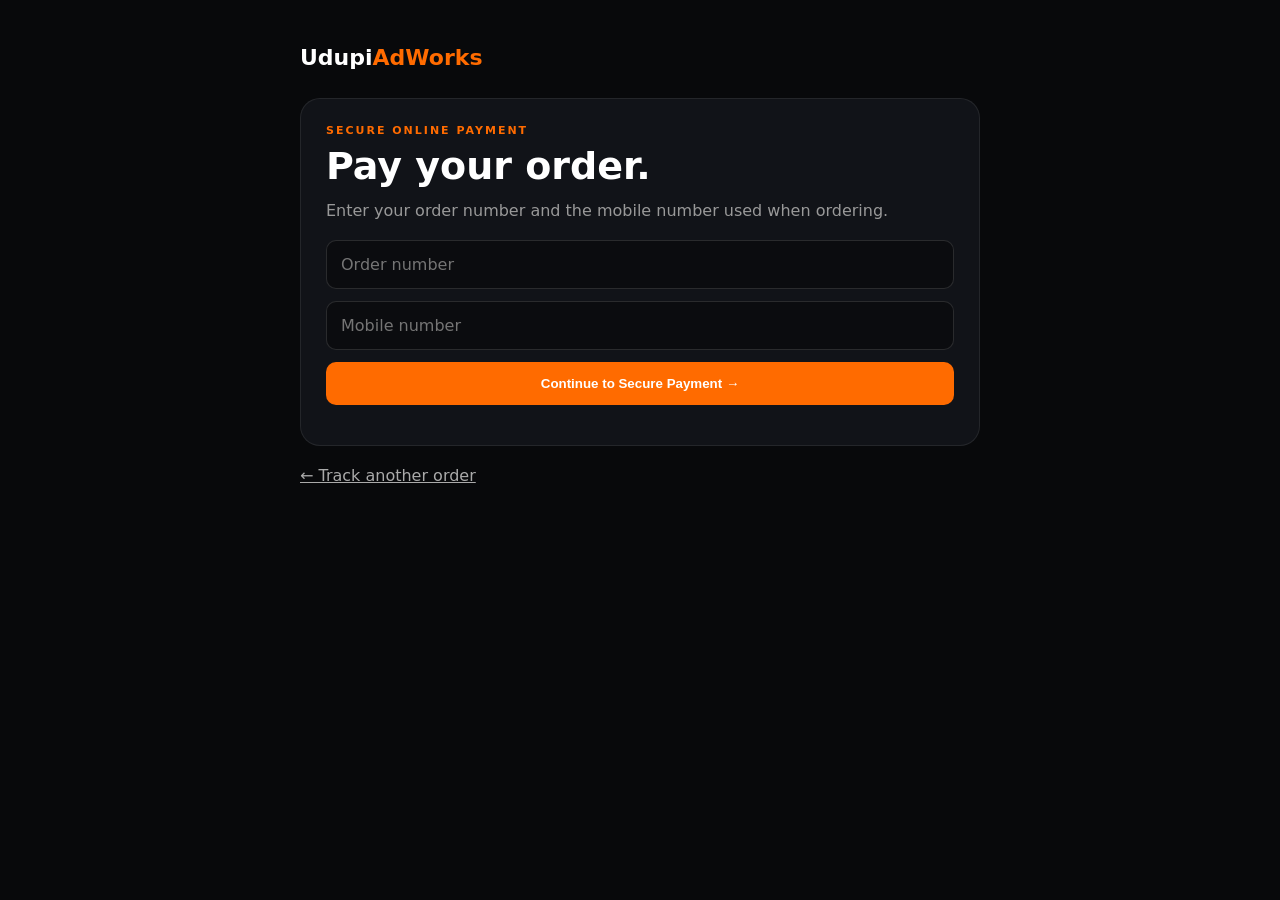
<file: payment.html>
<!doctype html><html lang="en"><head><meta charset="utf-8"><meta name="viewport" content="width=device-width,initial-scale=1"><title>Pay Order | UdupiAdWorks</title><script src="https://checkout.razorpay.com/v1/checkout.js"></script><style>body{margin:0;font-family:system-ui,Arial;background:#08090b;color:#fff}.wrap{max-width:680px;margin:auto;padding:45px 5%}.logo{font-weight:900;font-size:22px;color:#fff;text-decoration:none}.logo span{color:#ff6b00}.box{margin-top:28px;background:#111318;border:1px solid #ffffff14;border-radius:20px;padding:25px}.ey{color:#ff6b00;font-size:11px;font-weight:900;letter-spacing:2px;text-transform:uppercase}.h{font-size:38px;line-height:1;margin:10px 0}.muted{color:#999}.form{display:grid;gap:12px;margin-top:20px}input,textarea{padding:14px;border-radius:10px;border:1px solid #ffffff20;background:#0b0c0f;color:#fff;font:inherit}button{padding:14px;border:0;border-radius:10px;background:#ff6b00;color:#fff;font-weight:900;cursor:pointer;width:100%}.pay{background:#17191e;border:1px solid #ffffff12;border-radius:14px;padding:18px;margin-top:18px}.msg{margin-top:15px;color:#ffb477}.success{color:#72e6a0}.hidden{display:none}.back{display:inline-block;margin-top:20px;color:#aaa}</style></head><body><main class="wrap"><a class="logo" href="index.html">Udupi<span>AdWorks</span></a><section class="box"><div class="ey">Secure online payment</div><h1 class="h">Pay your order.</h1><p class="muted">Enter your order number and the mobile number used when ordering.</p><form class="form" id="lookup"><input id="order" required placeholder="Order number"><input id="mobile" required inputmode="tel" placeholder="Mobile number"><button>Continue to Secure Payment →</button></form><div id="payment" class="hidden"></div><div id="msg" class="msg"></div></section><a class="back" href="track-order.html">← Track another order</a></main><script>const API='https://bjxbqhcgdwmluwjfawse.supabase.co/functions/v1/uaw-create-payment';const VERIFY='https://bjxbqhcgdwmluwjfawse.supabase.co/functions/v1/uaw-verify-payment';const $=id=>document.getElementById(id);let current=null;function esc(v){return String(v??'').replace(/[&<>"']/g,m=>({'&':'&amp;','<':'&lt;','>':'&gt;','"':'&quot;',"'":'&#039;'}[m]))}async function lookup(e){e.preventDefault();$('msg').textContent='Preparing secure payment...';$('payment').classList.add('hidden');try{const res=await fetch(API,{method:'POST',headers:{'Content-Type':'application/json'},body:JSON.stringify({order_number:$('order').value.trim(),mobile:$('mobile').value.trim()})});const j=await res.json();if(!res.ok)throw Error(j.error||'Unable to prepare payment');if(j.paid){$('payment').innerHTML='<div class="pay"><b class="success">✓ Payment already completed</b><p class="muted">Order '+esc(j.order.order_number)+' is marked as paid.</p></div>';$('payment').classList.remove('hidden');$('msg').textContent='';return}current=j;$('payment').innerHTML='<div class="pay"><div class="muted">Order</div><h2>'+esc(j.order_number)+'</h2><div class="muted">Amount</div><div class="h">₹'+(j.amount/100).toLocaleString('en-IN')+'</div><p class="muted">Click below to pay securely using UPI, cards or net banking.</p><button id="payBtn">Pay ₹'+(j.amount/100).toLocaleString('en-IN')+' Securely</button></div>';$('payment').classList.remove('hidden');$('payBtn').onclick=openCheckout;$('msg').textContent=''}catch(e){$('msg').textContent=e.message||'Unable to load payment.'}}function openCheckout(){const options={key:current.key_id,amount:current.amount,currency:current.currency,name:'UdupiAdWorks',description:'Payment for '+current.order_number,order_id:current.razorpay_order_id,prefill:{name:current.name||'',contact:current.mobile||''},theme:{color:'#ff6b00'},handler:async function(response){$('msg').textContent='Verifying payment...';try{const payload={...response,order_number:current.order_number};const r=await fetch(VERIFY,{method:'POST',headers:{'Content-Type':'application/json'},body:JSON.stringify(payload)});const j=await r.json();if(!r.ok||!j.success)throw Error(j.error||'Payment verification failed');$('payment').innerHTML='<div class="pay"><b class="success">✓ Payment successful</b><p>Payment ID: '+esc(j.payment_id)+'</p><p class="muted">Your order is now marked as paid automatically.</p><button onclick="location.href=\'track-order.html?order='+encodeURIComponent(current.order_number)+'&mobile='+encodeURIComponent(current.mobile)+'\'">View Order Status</button></div>';$('msg').textContent='';}catch(e){$('msg').textContent=e.message||'Payment was received but verification is pending. Please check your order status.'}},modal:{ondismiss:function(){$('msg').textContent='Payment window closed. You can try again.'}}};const rzp=new Razorpay(options);rzp.open()}const params=new URLSearchParams(location.search);if(params.get('order'))$('order').value=params.get('order');if(params.get('mobile'))$('mobile').value=params.get('mobile');if(params.get('order')&&params.get('mobile'))lookup({preventDefault:()=>{}});$('lookup').onsubmit=lookup;</script></body></html>
</file>
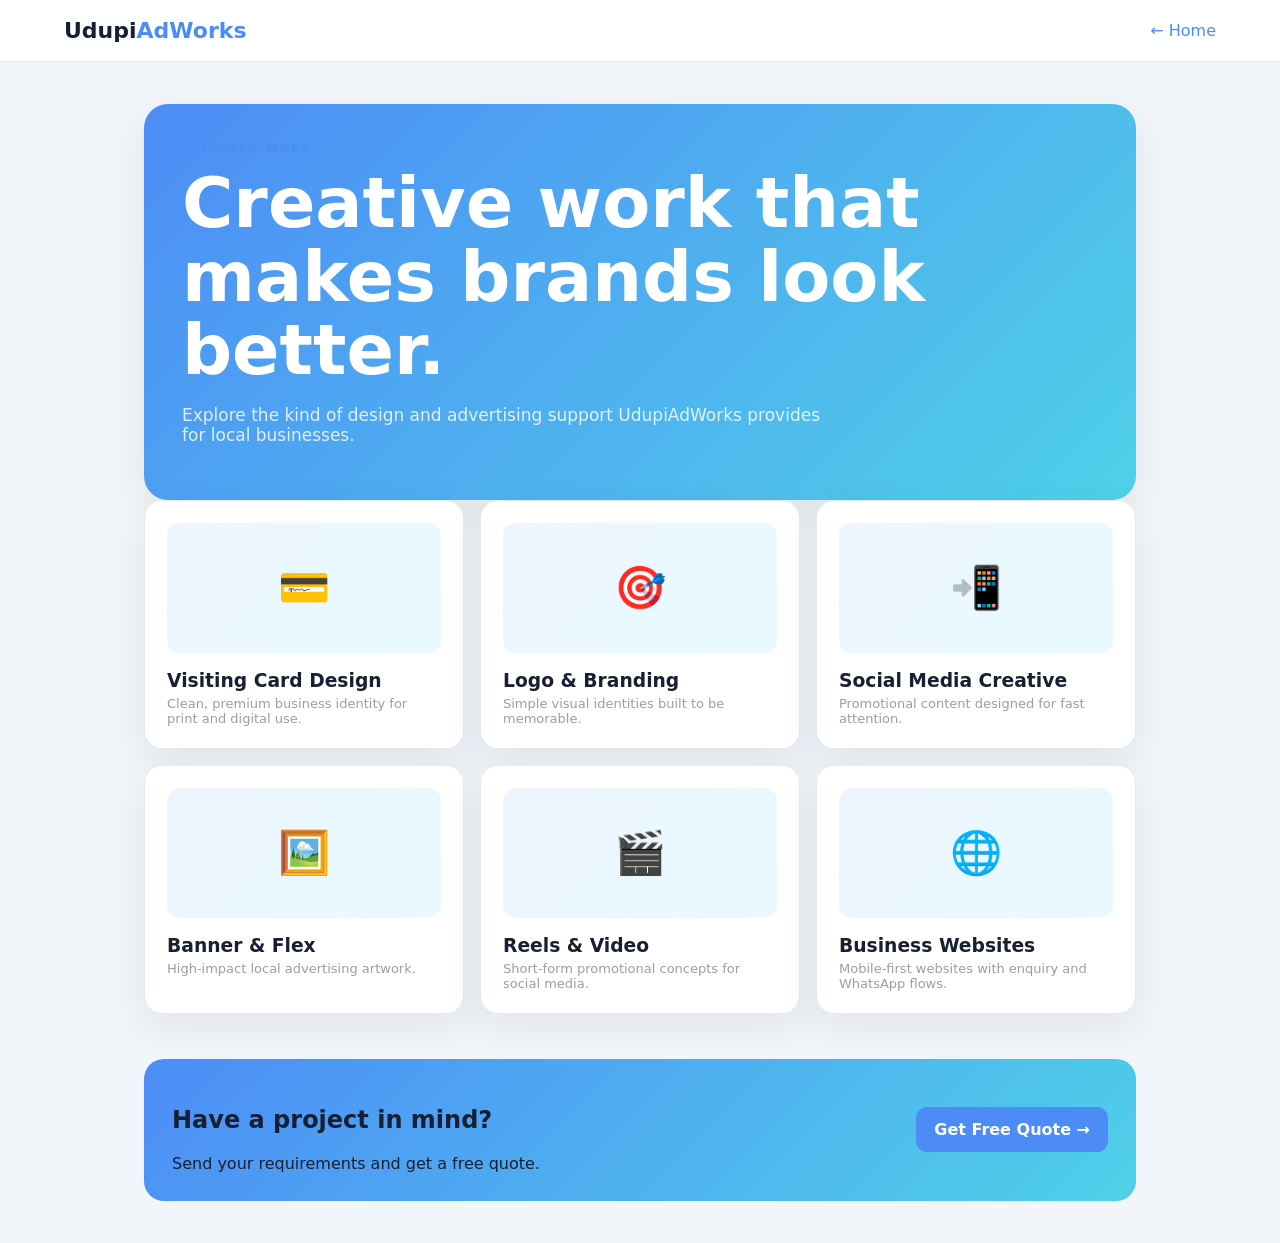
<file: portfolio.html>
<!doctype html><html lang="en"><head><meta charset="utf-8"><meta name="viewport" content="width=device-width,initial-scale=1"><title>Portfolio | UdupiAdWorks</title><meta name="description" content="UdupiAdWorks portfolio — creative design, social media, branding and advertising work."><link rel="stylesheet" href="uaw-common.css"><style>body{margin:0;font-family:system-ui,Arial;background:#08090b;color:#fff}a{color:inherit;text-decoration:none}.wrap{max-width:1100px;margin:auto;padding:40px 5%}.nav{display:flex;justify-content:space-between;align-items:center;padding:18px 5%;border-bottom:1px solid #ffffff15}.logo{font-weight:900;font-size:22px}.logo span{color:#ff6b00}.back{color:#aaa}.ey{color:#ff6b00;font-size:11px;font-weight:900;letter-spacing:2px;text-transform:uppercase}.hero{padding:70px 0 45px}.hero h1{font-size:clamp(42px,7vw,70px);line-height:1;margin:12px 0}.hero p{color:#a5a8b0;max-width:650px;font-size:17px}.grid{display:grid;grid-template-columns:repeat(3,1fr);gap:16px}.card{min-height:240px;border:1px solid #ffffff14;border-radius:18px;padding:22px;background:linear-gradient(145deg,#17191f,#101114)}.visual{height:130px;border-radius:13px;background:radial-gradient(circle at 75% 25%,#ff7a2c55,transparent 30%),linear-gradient(135deg,#22252c,#0d0e10);display:grid;place-items:center;font-size:42px}.card h3{margin:17px 0 5px}.card p{margin:0;color:#999da5;font-size:13px}.cta{margin-top:45px;background:#ff6b00;border-radius:18px;padding:28px;display:flex;justify-content:space-between;gap:20px;align-items:center}.btn{background:#fff;color:#111;padding:13px 18px;border-radius:10px;font-weight:900;white-space:nowrap}@media(max-width:700px){.grid{grid-template-columns:1fr}.cta{display:block}.cta .btn{display:inline-block;margin-top:18px}}</style></head><body><nav class="nav"><a class="logo" href="index.html">Udupi<span>AdWorks</span></a><a class="back" href="index.html">← Home</a></nav><main class="wrap"><header class="hero"><div class="ey">Selected work</div><h1>Creative work that makes brands look better.</h1><p>Explore the kind of design and advertising support UdupiAdWorks provides for local businesses.</p></header><section class="grid"><article class="card"><div class="visual">💳</div><h3>Visiting Card Design</h3><p>Clean, premium business identity for print and digital use.</p></article><article class="card"><div class="visual">🎯</div><h3>Logo & Branding</h3><p>Simple visual identities built to be memorable.</p></article><article class="card"><div class="visual">📲</div><h3>Social Media Creative</h3><p>Promotional content designed for fast attention.</p></article><article class="card"><div class="visual">🖼️</div><h3>Banner & Flex</h3><p>High-impact local advertising artwork.</p></article><article class="card"><div class="visual">🎬</div><h3>Reels & Video</h3><p>Short-form promotional concepts for social media.</p></article><article class="card"><div class="visual">🌐</div><h3>Business Websites</h3><p>Mobile-first websites with enquiry and WhatsApp flows.</p></article></section><div class="cta"><div><h2>Have a project in mind?</h2><div>Send your requirements and get a free quote.</div></div><a class="btn" href="index.html#contact">Get Free Quote →</a></div></main></body></html>
</file>
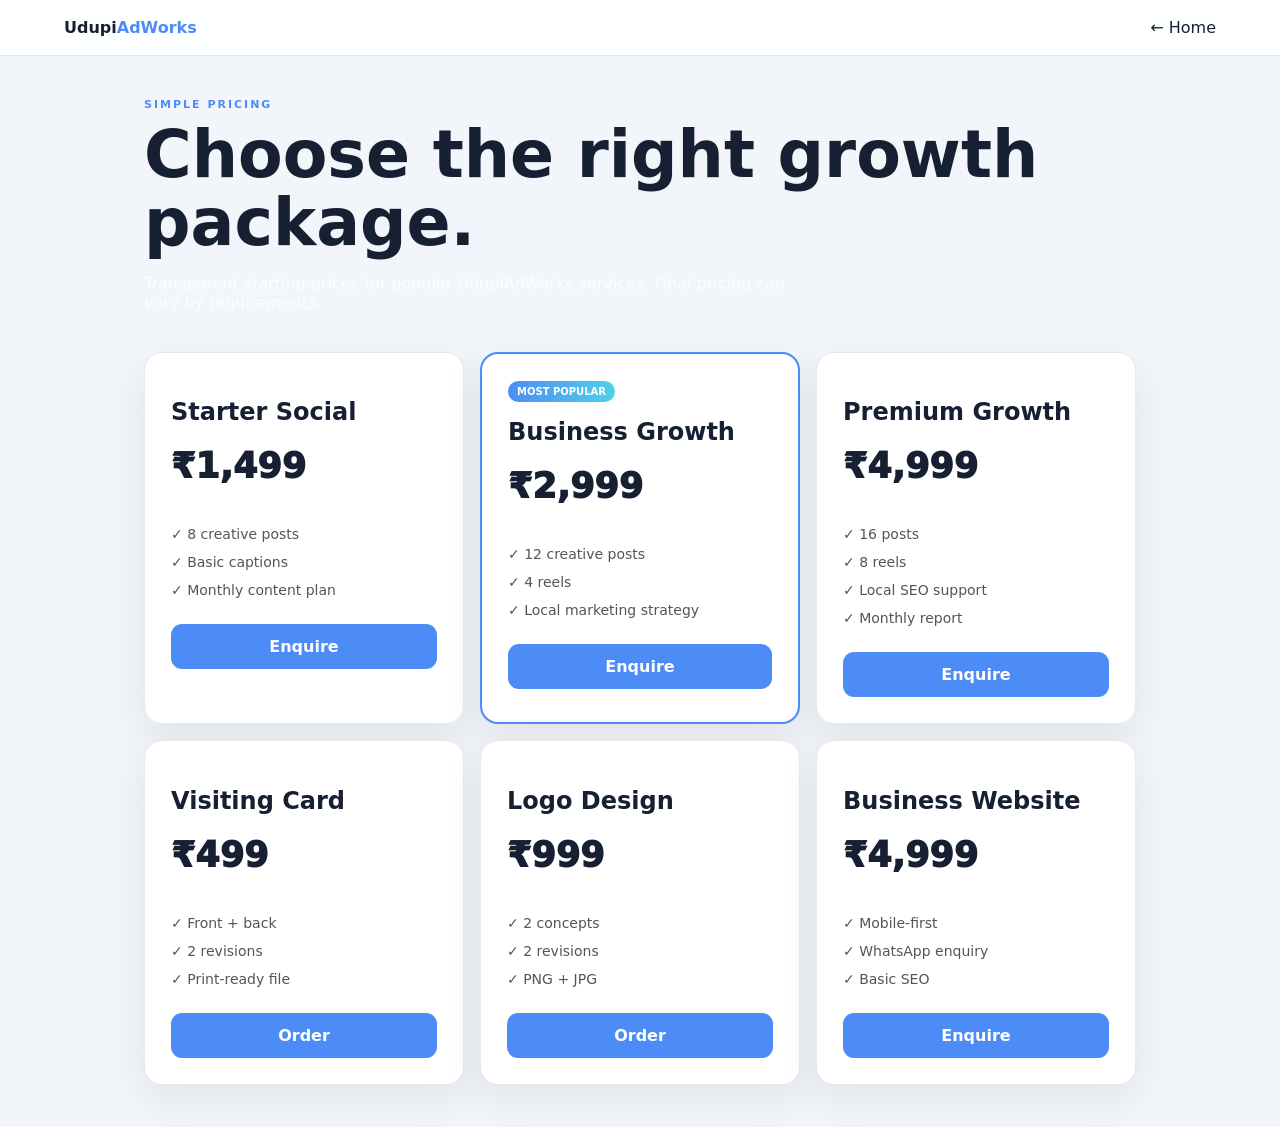
<file: pricing.html>
<!doctype html><html lang="en"><head><meta charset="utf-8"><meta name="viewport" content="width=device-width,initial-scale=1"><title>Pricing | UdupiAdWorks</title><link rel="stylesheet" href="uaw-common.css"><style>body{margin:0;font-family:system-ui,Arial;background:#f6f6f4;color:#111}.nav{background:#08090b;color:#fff;padding:18px 5%;display:flex;justify-content:space-between}.logo{font-weight:900}.logo span{color:#ff6b00}a{text-decoration:none;color:inherit}.wrap{max-width:1100px;margin:auto;padding:65px 5%}.ey{color:#ff6b00;font-size:11px;font-weight:900;letter-spacing:2px;text-transform:uppercase}.h{font-size:clamp(40px,6vw,65px);line-height:1;margin:10px 0}.sub{color:#686b72;max-width:650px}.grid{display:grid;grid-template-columns:repeat(3,1fr);gap:16px;margin-top:40px}.card{background:#fff;border:1px solid #e2e2df;border-radius:20px;padding:26px;position:relative}.featured{border:2px solid #ff6b00}.badge{background:#ff6b00;color:#fff;border-radius:99px;padding:5px 9px;font-size:10px;font-weight:900}.price{font-size:35px;font-weight:950;margin:18px 0 5px}.muted{color:#777;font-size:13px}.features{padding:0;list-style:none;line-height:2;color:#555;font-size:14px}.btn{display:block;text-align:center;background:#ff6b00;color:#fff;padding:13px;border-radius:10px;font-weight:900;margin-top:20px}@media(max-width:750px){.grid{grid-template-columns:1fr}}</style></head><body><nav class="nav"><a class="logo" href="index.html">Udupi<span>AdWorks</span></a><a href="index.html">← Home</a></nav><main class="wrap"><div class="ey">Simple pricing</div><h1 class="h">Choose the right growth package.</h1><p class="sub">Transparent starting prices for popular UdupiAdWorks services. Final pricing can vary by requirements.</p><div class="grid"><article class="card"><h2>Starter Social</h2><div class="price">₹1,499</div><div class="muted">per month</div><ul class="features"><li>✓ 8 creative posts</li><li>✓ Basic captions</li><li>✓ Monthly content plan</li></ul><a class="btn" href="index.html#contact">Enquire</a></article><article class="card featured"><span class="badge">MOST POPULAR</span><h2>Business Growth</h2><div class="price">₹2,999</div><div class="muted">per month</div><ul class="features"><li>✓ 12 creative posts</li><li>✓ 4 reels</li><li>✓ Local marketing strategy</li></ul><a class="btn" href="index.html#contact">Enquire</a></article><article class="card"><h2>Premium Growth</h2><div class="price">₹4,999</div><div class="muted">per month</div><ul class="features"><li>✓ 16 posts</li><li>✓ 8 reels</li><li>✓ Local SEO support</li><li>✓ Monthly report</li></ul><a class="btn" href="index.html#contact">Enquire</a></article><article class="card"><h2>Visiting Card</h2><div class="price">₹499</div><div class="muted">starting price</div><ul class="features"><li>✓ Front + back</li><li>✓ 2 revisions</li><li>✓ Print-ready file</li></ul><a class="btn" href="online-services.html?service=visiting-card">Order</a></article><article class="card"><h2>Logo Design</h2><div class="price">₹999</div><div class="muted">starting price</div><ul class="features"><li>✓ 2 concepts</li><li>✓ 2 revisions</li><li>✓ PNG + JPG</li></ul><a class="btn" href="online-services.html?service=logo">Order</a></article><article class="card"><h2>Business Website</h2><div class="price">₹4,999</div><div class="muted">starting price</div><ul class="features"><li>✓ Mobile-first</li><li>✓ WhatsApp enquiry</li><li>✓ Basic SEO</li></ul><a class="btn" href="index.html#contact">Enquire</a></article></div></main></body></html>
</file>
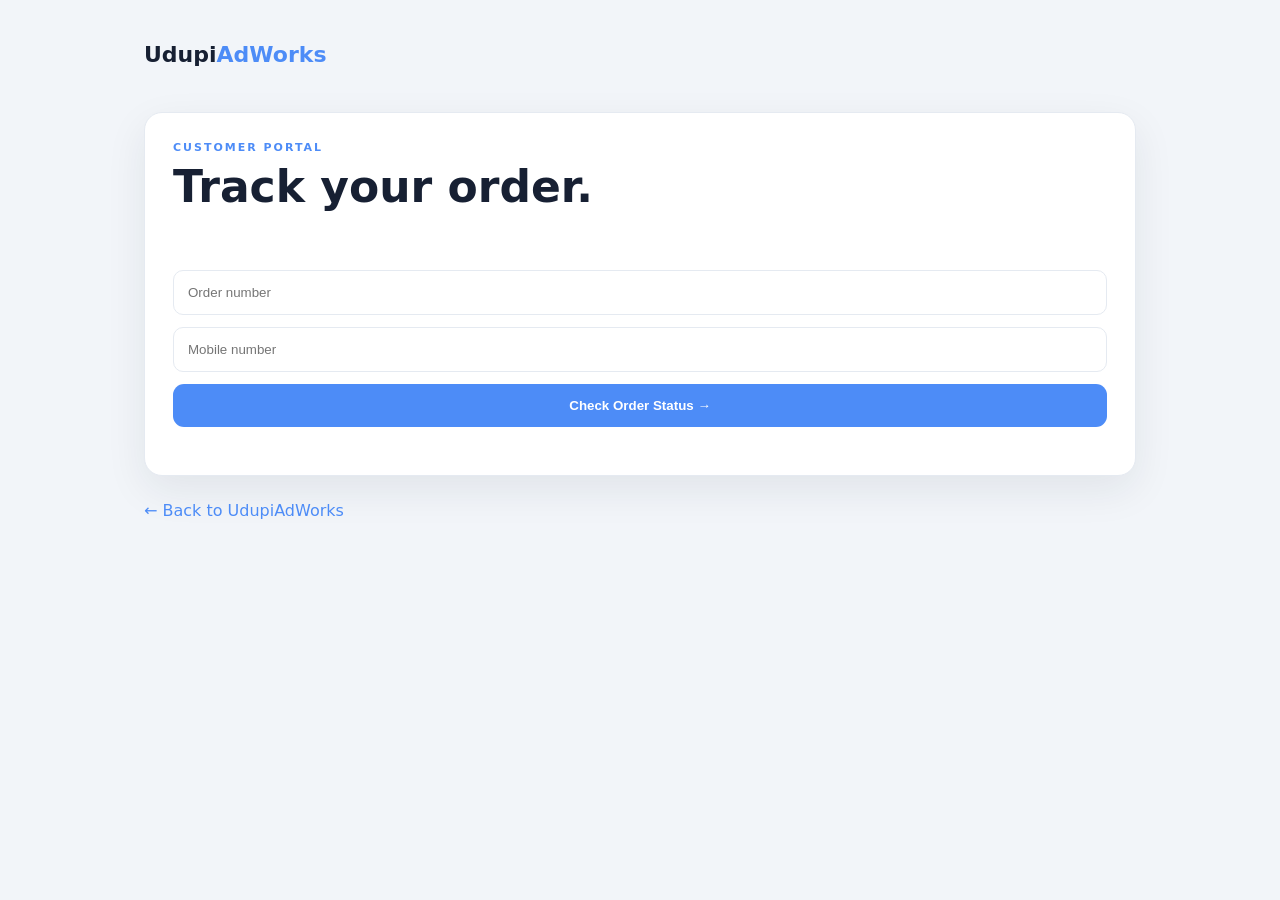
<file: track-order.html>
<!doctype html><html lang="en"><head><meta charset="utf-8"><meta name="viewport" content="width=device-width,initial-scale=1"><title>Track Order | UdupiAdWorks</title><link rel="stylesheet" href="uaw-common.css"><style>body{margin:0;font-family:system-ui,Arial;background:#08090b;color:#fff}.wrap{max-width:650px;margin:auto;padding:70px 5%}.logo{font-weight:900;font-size:22px;color:#fff;text-decoration:none}.logo span{color:#ff6b00}.box{margin-top:45px;background:#111318;border:1px solid #ffffff14;border-radius:20px;padding:28px}.ey{color:#ff6b00;font-size:11px;font-weight:900;letter-spacing:2px;text-transform:uppercase}.h{font-size:44px;line-height:1;margin:10px 0}.sub{color:#999}.form{display:grid;gap:12px;margin-top:25px}input{padding:14px;border-radius:10px;border:1px solid #ffffff20;background:#0b0c0f;color:#fff}button{padding:14px;border:0;border-radius:10px;background:#ff6b00;color:#fff;font-weight:900;cursor:pointer}.result{margin-top:20px}.status{padding:15px;border-radius:10px;background:#ffffff08}.bar{height:8px;background:#25272d;border-radius:99px;overflow:hidden;margin:12px 0}.fill{height:100%;background:#ff6b00;width:20%}.pay{display:inline-block;margin-top:15px;background:#ff6b00;color:#fff;padding:11px 14px;border-radius:9px;text-decoration:none;font-weight:800}.back{display:inline-block;margin-top:25px;color:#aaa}</style></head><body><main class="wrap"><a class="logo" href="index.html">Udupi<span>AdWorks</span></a><section class="box"><div class="ey">Customer portal</div><h1 class="h">Track your order.</h1><p class="sub">Enter the order number and mobile number used when placing the order.</p><form class="form" onsubmit="track(event)"><input id="order" required placeholder="Order number"><input id="mobile" required inputmode="tel" placeholder="Mobile number"><button>Check Order Status →</button></form><div id="result" class="result"></div></section><a class="back" href="index.html">← Back to UdupiAdWorks</a></main><script>const API='https://bjxbqhcgdwmluwjfawse.supabase.co/functions/v1/uaw-track-order';async function track(e){e.preventDefault();const r=document.getElementById('result');r.innerHTML='<div class="status">Checking order...</div>';try{const res=await fetch(API,{method:'POST',headers:{'Content-Type':'application/json'},body:JSON.stringify({order_number:document.getElementById('order').value,mobile:document.getElementById('mobile').value})});const j=await res.json();if(!res.ok)throw new Error(j.error||'Order not found');const o=j.order;const map={new:20,designing:40,preview_sent:60,revision:70,approved:85,completed:100};const p=map[String(o.status).toLowerCase()]||30;const canPay=Number(o.total_amount||0)>0&&!['paid'].includes(String(o.payment_status||'').toLowerCase());r.innerHTML='<div class="status"><b>'+o.order_number+'</b><br>'+o.service+(o.package?' • '+o.package:'')+'<div class="bar"><div class="fill" style="width:'+p+'%"></div></div><b>Status: '+o.status+'</b><br>Payment: '+(o.payment_status||'pending')+(o.total_amount!=null?' • ₹'+Number(o.total_amount).toLocaleString('en-IN'):'')+(canPay?'<br><a class="pay" href="payment.html?order='+encodeURIComponent(o.order_number)+'&mobile='+encodeURIComponent(document.getElementById('mobile').value)+'">Pay / Submit UPI Payment →</a>':'')+'</div>'}catch(err){r.innerHTML='<div class="status">'+err.message+'</div>'}}</script></body></html>
</file>
<file: uaw-common.css>
/* UdupiAdWorks unified design system */
:root{--uaw-blue:#4d8cf7;--uaw-blue2:#76b7ff;--uaw-cyan:#4fd1e8;--uaw-ink:#172033;--uaw-muted:#7d8798;--uaw-bg:#f2f5f9;--uaw-card:#fff;--uaw-line:#e5eaf1;--uaw-green:#20a464;--uaw-shadow:0 14px 40px rgba(23,32,51,.08)}
*{box-sizing:border-box}html{scroll-behavior:smooth}body{margin:0!important;font-family:Inter,system-ui,-apple-system,BlinkMacSystemFont,"Segoe UI",Arial,sans-serif!important;background:var(--uaw-bg)!important;color:var(--uaw-ink)!important}a{color:inherit;text-decoration:none}.uaw-nav,.nav,.top{background:rgba(255,255,255,.92)!important;color:var(--uaw-ink)!important;border-bottom:1px solid var(--uaw-line)!important;backdrop-filter:blur(14px)}.logo,.brand{color:var(--uaw-ink)!important;font-weight:900!important}.logo span,.brand span{color:var(--uaw-blue)!important}.wrap{max-width:1120px!important;margin:auto!important;padding:42px 5%!important}.hero{background:linear-gradient(135deg,var(--uaw-blue),var(--uaw-cyan))!important;color:#fff!important;border-radius:24px!important;padding:38px!important;box-shadow:var(--uaw-shadow)!important}.hero h1,.h{line-height:1.05!important}.hero p,.sub,.muted{color:rgba(255,255,255,.82)!important}.card,.panel,.box,.service{background:var(--uaw-card)!important;color:var(--uaw-ink)!important;border:1px solid var(--uaw-line)!important;border-radius:18px!important;box-shadow:var(--uaw-shadow)!important}.grid,.services{gap:16px!important}.btn,.primary,button{background:var(--uaw-blue)!important;color:#fff!important;border:0!important;border-radius:11px!important}.featured{border:2px solid var(--uaw-blue)!important}.badge{background:linear-gradient(90deg,var(--uaw-blue),var(--uaw-cyan))!important;color:#fff!important}.ey{color:var(--uaw-blue)!important}.field input,.field select,.field textarea,input,textarea{background:#fff!important;color:var(--uaw-ink)!important;border:1px solid var(--uaw-line)!important;border-radius:10px!important}.status{background:#f7f9fc!important;color:var(--uaw-ink)!important;border:1px solid var(--uaw-line)!important}.success{background:#eefaf4!important;border:1px solid #bfe8d0!important;color:#176c43!important}.secondary{background:#eef3fa!important;color:var(--uaw-ink)!important}.back{color:var(--uaw-blue)!important}.visual{background:linear-gradient(135deg,#edf4ff,#e8fbff)!important}.cta{background:linear-gradient(135deg,var(--uaw-blue),var(--uaw-cyan))!important;border-radius:20px!important}.pay{background:#f7f9fc!important;border:1px solid var(--uaw-line)!important}.fill{background:linear-gradient(90deg,var(--uaw-blue),var(--uaw-cyan))!important}.pill{background:#eaf2ff!important;color:#316ed1!important}.actions a{background:#edf3fb!important;color:var(--uaw-ink)!important}.table th,.table td{border-color:var(--uaw-line)!important}.note{color:var(--uaw-muted)!important}@media(max-width:700px){.wrap{padding:28px 4%!important}.hero{padding:28px!important}.grid{grid-template-columns:1fr!important}.cta{display:block!important}.cta .btn{display:inline-block;margin-top:18px}}
</file>
